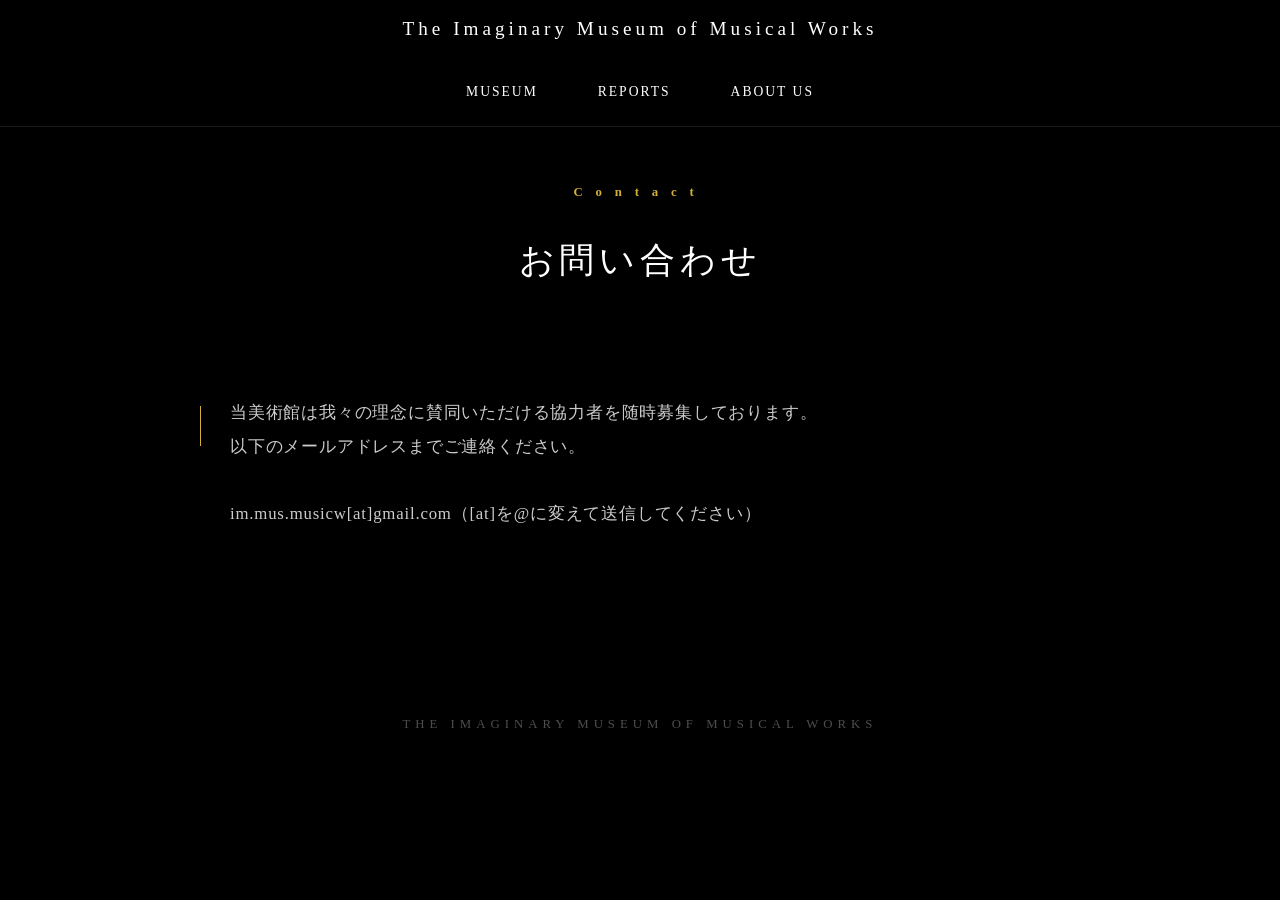
<file: contact.html>
﻿<!DOCTYPE html>
<html lang="ja">
<head>
    <meta charset="UTF-8">
    <meta name="viewport" content="width=device-width, initial-scale=1.0">
    <title>We Are Hiring | The Imaginary Museum of Musical Works</title>
            <link rel="stylesheet" href="assets/css/common.css" />
<link rel="stylesheet" href="assets/css/philosophy.css" />

</head>
<body>

    <div class="background-overlay"></div>

    <header>
        <div class="top-bar">
            <a href="index.html" class="logo">The Imaginary Museum of Musical Works</a>
            <div></div>
        </div>
        <nav class="main-nav">
            <div class="nav-item">
                <button type="button" class="nav-trigger" aria-expanded="false">Museum</button>
                <div class="dropdown">
                    <a href="museum_hall_2025.html">1F - 2025</a>
                </div>
            </div>

            <div class="nav-item">
                <button type="button" class="nav-trigger" aria-expanded="false">Reports</button>
                <div class="dropdown">
                    <a href="reports-2025.html">2025</a>
                </div>
            </div>

            <div class="nav-item">
                <button type="button" class="nav-trigger" aria-expanded="false">About Us</button>
                <div class="dropdown">
                    <a href="philosophy.html">Philosophy</a>
                    <a href="contact.html">Contact</a>
                </div>
            </div>
        </nav>
    </header>

    <main class="container">
        <div class="section-title">
            <h1>Contact</h1>
            <h2 class="main-copy">お問い合わせ</h2>
        </div>

        <section class="philosophy-text">
            <div class="paragraph">
                <p>
                    当美術館は我々の理念に賛同いただける協力者を随時募集しております。
                    <br>以下のメールアドレスまでご連絡ください。<br>
                    <br>im.mus.musicw[at]gmail.com（[at]を@に変えて送信してください）</p><br>
                </div>
            </div>
        </section>

        <div class="footer-logo">
            The Imaginary Museum of Musical Works
        </div>
    </main>

    <script src="assets/js/common.js" defer></script>
</body>
</html>
</file>
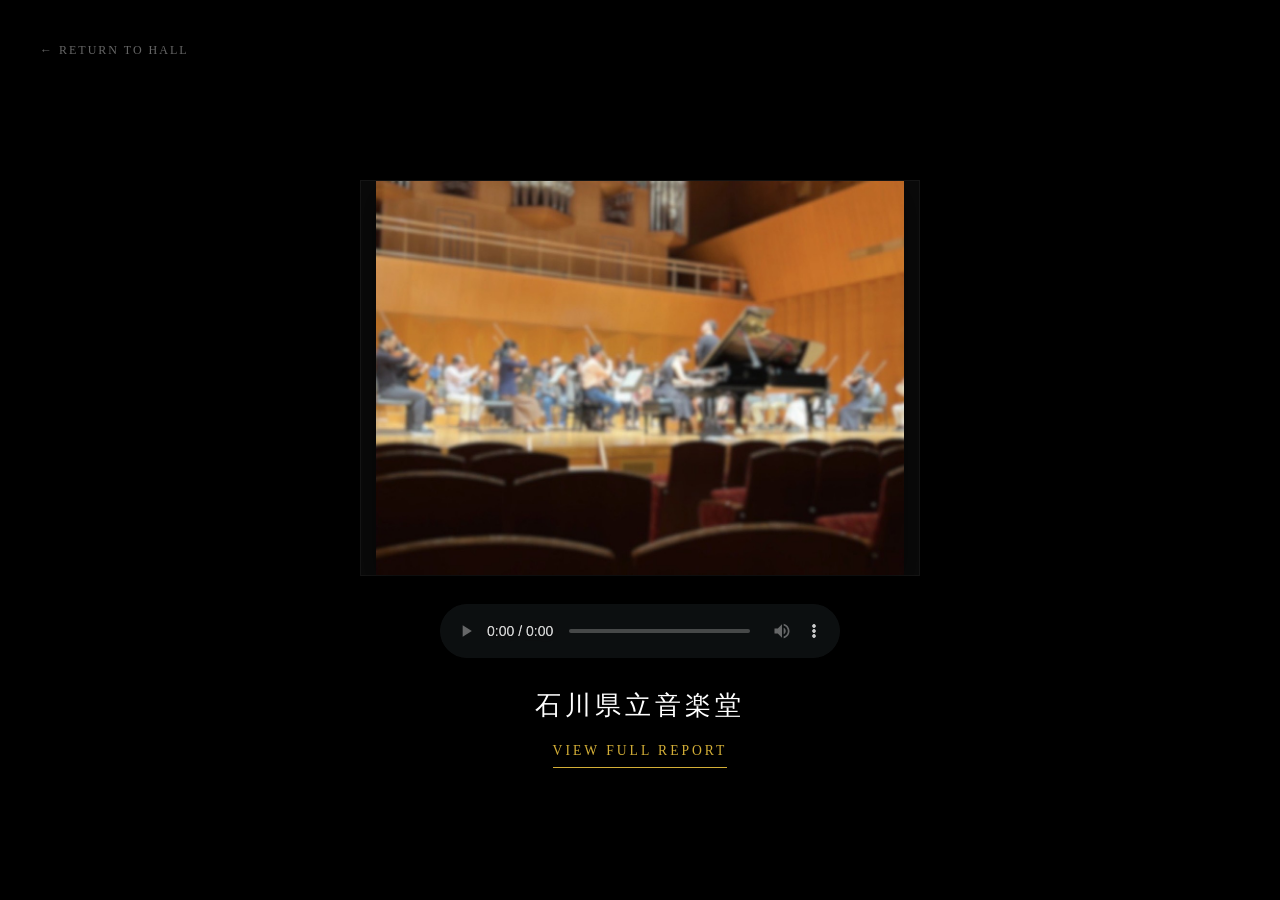
<file: exhibit_preview.html>
﻿<!DOCTYPE html>
<html lang="ja">
<head>
    <meta charset="UTF-8">
    <meta name="viewport" content="width=device-width, initial-scale=1.0">
    <title>Work View | The Imaginary Museum</title>
            <link rel="stylesheet" href="assets/css/common.css" />
<link rel="stylesheet" href="assets/css/exhibit_preview.css" />

</head>
<body>

    <div class="back-nav"><a href="museum_hall_2025.html">← RETURN TO HALL</a></div>

    <div class="preview-container">
        <div class="main-visual">
            <img id="workImage" src="" alt="Exhibited Work">
        </div>

        <div class="audio-player">
            <audio id="player" controls></audio>
        </div>

        <h2 class="work-title" id="workTitle">Loading Title...</h2>

        <a href="" id="detailsLink" class="details-link">VIEW FULL REPORT</a>
    </div>

              <script src="assets/js/common.js" defer></script>
<script src="assets/js/exhibit_preview.js" defer></script>

</body>
</html>
</file>
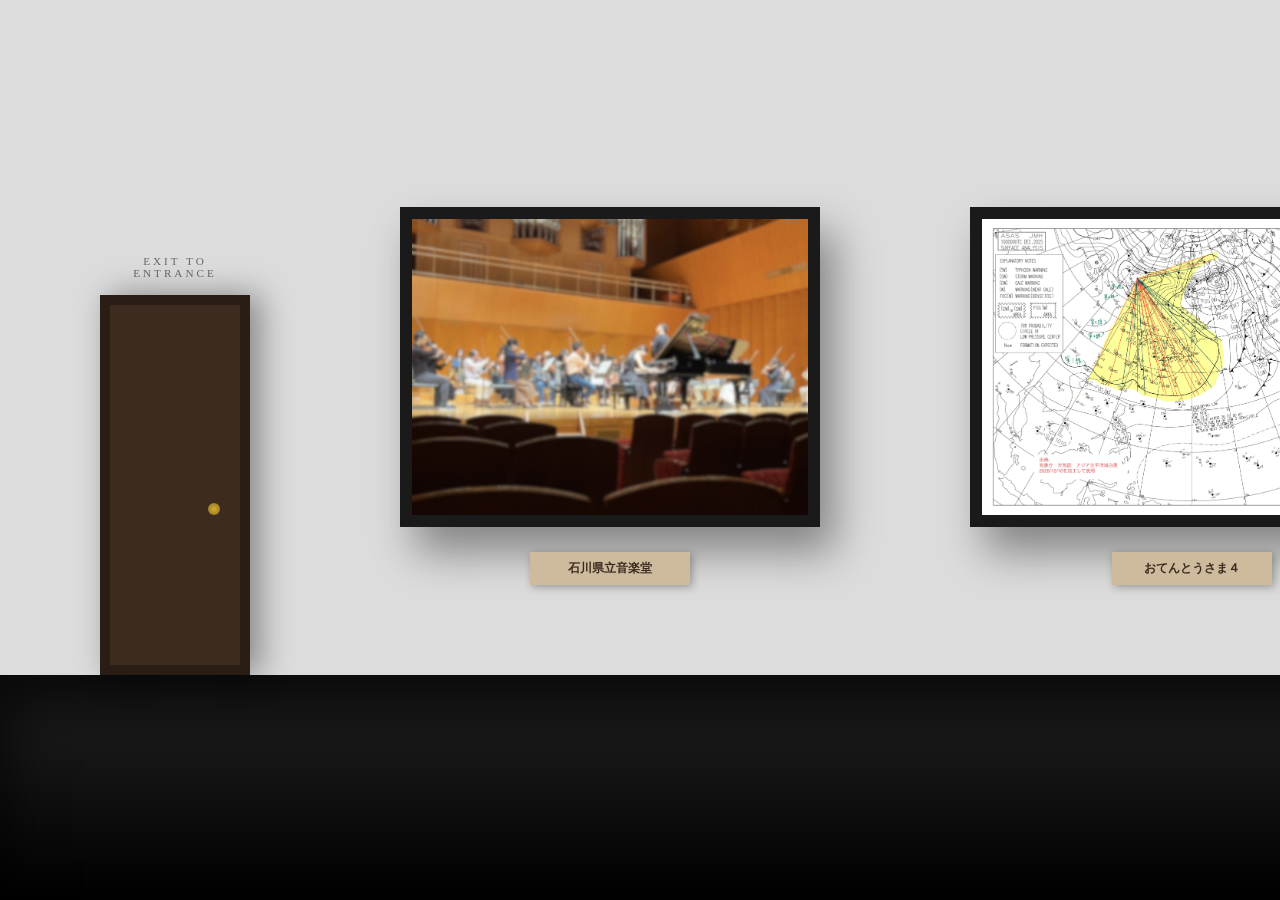
<file: museum_hall_2025.html>
﻿<!DOCTYPE html>
<html lang="ja">
<head>
    <meta charset="UTF-8">
    <meta name="viewport" content="width=device-width, initial-scale=1.0">
    <title>1F Hall | The Imaginary Museum</title>
            <link rel="stylesheet" href="assets/css/common.css" />
<link rel="stylesheet" href="assets/css/museum_hall_2025.css" />

</head>
<body>

    <div class="museum-viewport">
        <div class="museum-hall">
            <div class="floor"></div>

            <div class="door-container">
                <span class="exit-label">EXIT TO ENTRANCE</span>
                <a href="index.html" class="obj-door">
                    <div class="door-knob"></div>
                </a>
            </div>

            <!-- <div class="elevator-container">
                <div class="obj-elevator">
                    <div class="ev-header">
                        <div class="ev-display" id="floor-num">1F</div>
                    </div>
                </div>
                <div class="ev-panel">
                    <div class="ev-button" data-direction="UP">▲</div>
                    <div class="ev-button" data-direction="DOWN">▼</div>
                </div>
            </div> -->

            <div class="paintings-area">
                <div class="painting-item">
                    <a href="exhibit_preview.html?id=p1" class="painting-frame">
                        <img src="image/石川県立音楽堂.jpg">
                    </a>
                    <div class="name-plate">石川県立音楽堂</div>
                </div>
                <div class="painting-item">
                    <a href="exhibit_preview.html?id=p2" class="painting-frame">
                        <img src="image/おてんとうさま４.jpg">
                    </a>
                    <div class="name-plate">おてんとうさま４</div>
                </div>
                <div class="painting-item">
                    <a href="exhibit_preview.html?id=p3" class="painting-frame">
                        <img src="image/lifegame.png">
                    </a>
                    <div class="name-plate">LifegameMusic</div>
                </div>
                <div class="painting-item">
                    <a href="exhibit_preview.html?id=p4" class="painting-frame">
                        <img src="image/ガードレールミュージック.jpg">
                    </a>
                    <div class="name-plate">ガードレールミュージック</div>
                </div>
            </div>
        </div>
    </div>

              <script src="assets/js/common.js" defer></script>
<script src="assets/js/museum_hall_2025.js" defer></script>

</body>
</html>
</file>
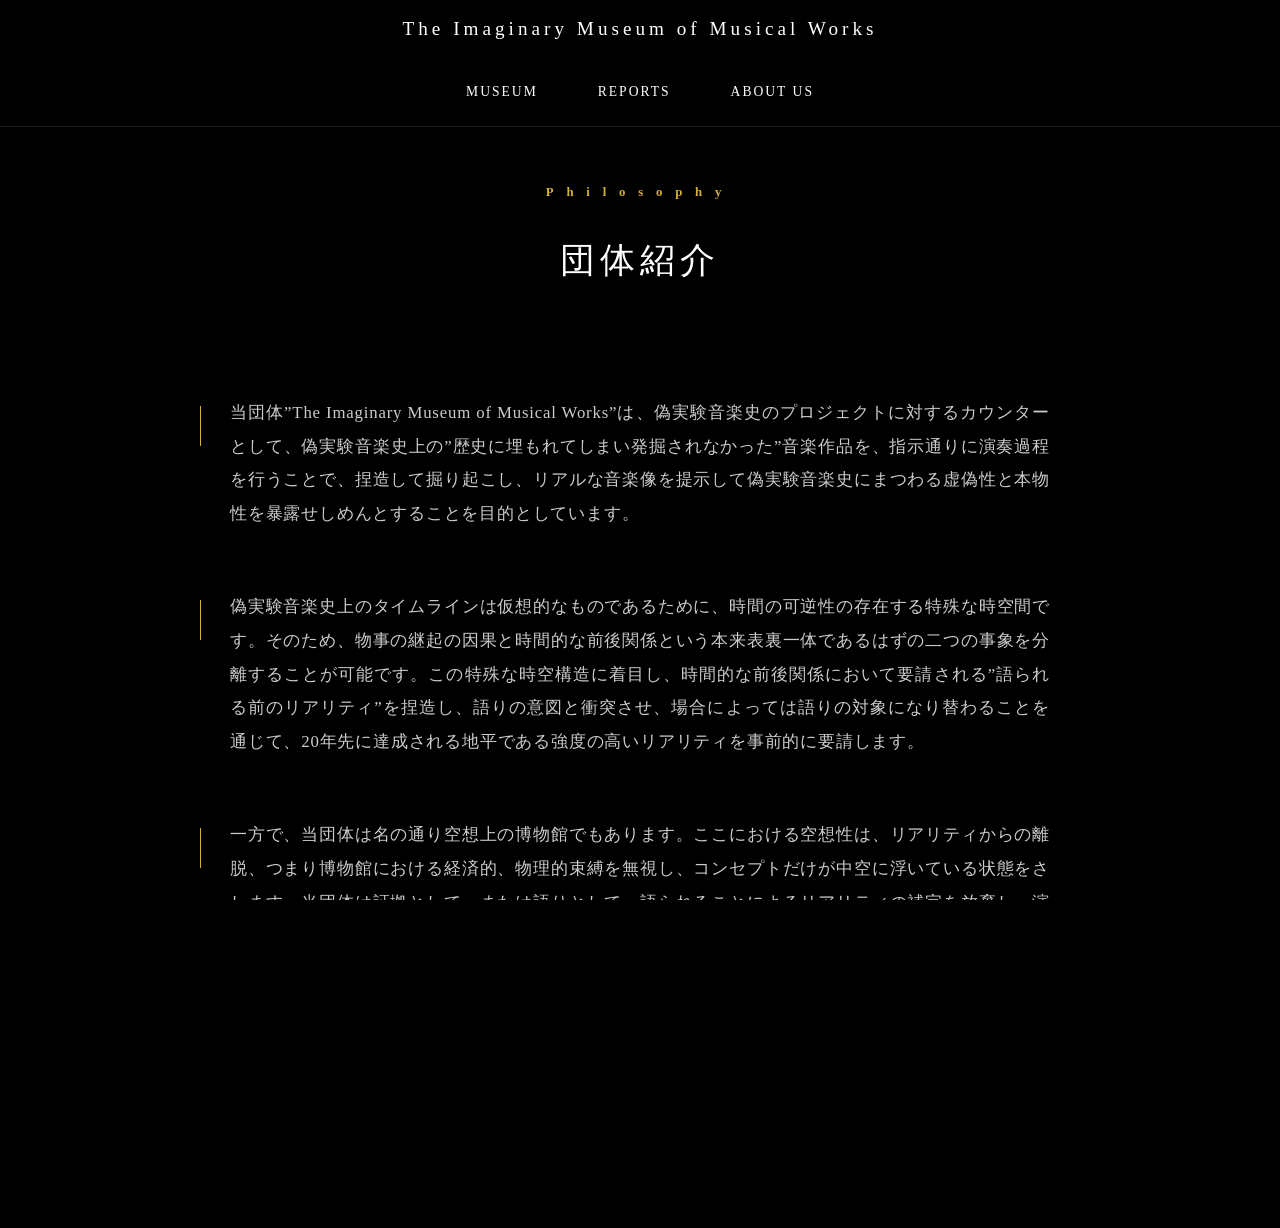
<file: philosophy.html>
﻿<!DOCTYPE html>
<html lang="ja">
<head>
    <meta charset="UTF-8">
    <meta name="viewport" content="width=device-width, initial-scale=1.0">
    <title>Philosophy | The Imaginary Museum of Musical Works</title>
            <link rel="stylesheet" href="assets/css/common.css" />
<link rel="stylesheet" href="assets/css/philosophy.css" />

</head>
<body>

    <div class="background-overlay"></div>

    <header>
        <div class="top-bar">
            <a href="index.html" class="logo">The Imaginary Museum of Musical Works</a>
            <div></div>
        </div>
        <nav class="main-nav">
            <div class="nav-item">
                <button type="button" class="nav-trigger" aria-expanded="false">Museum</button>
                <div class="dropdown">
                    <a href="museum_hall_2025.html">1F - 2025</a>
                </div>
            </div>

            <div class="nav-item">
                <button type="button" class="nav-trigger" aria-expanded="false">Reports</button>
                <div class="dropdown">
                    <a href="reports-2025.html">2025</a>
                </div>
            </div>

            <div class="nav-item">
                <button type="button" class="nav-trigger" aria-expanded="false">About Us</button>
                <div class="dropdown">
                    <a href="philosophy.html">Philosophy</a>
                    <a href="contact.html">Contact</a>
                </div>
            </div>
        </nav>
    </header>

    <main class="container">
        <div class="section-title">
            <h1>Philosophy</h1>
            <h2 class="main-copy">団体紹介</h2>
        </div>

        <section class="philosophy-text">
            <div class="paragraph">
                <p>
                    当団体”The Imaginary Museum of Musical Works”は、偽実験音楽史のプロジェクトに対するカウンターとして、偽実験音楽史上の”歴史に埋もれてしまい発掘されなかった”音楽作品を、指示通りに演奏過程を行うことで、捏造して掘り起こし、リアルな音楽像を提示して偽実験音楽史にまつわる虚偽性と本物性を暴露せしめんとすることを目的としています。
                </p>
            </div>

            <div class="paragraph">
                <p>
                    偽実験音楽史上のタイムラインは仮想的なものであるために、時間の可逆性の存在する特殊な時空間です。そのため、物事の継起の因果と時間的な前後関係という本来表裏一体であるはずの二つの事象を分離することが可能です。この特殊な時空構造に着目し、時間的な前後関係において要請される”語られる前のリアリティ”を捏造し、語りの意図と衝突させ、場合によっては語りの対象になり替わることを通じて、20年先に達成される地平である強度の高いリアリティを事前的に要請します。
                </p>
            </div>

            <div class="paragraph">
                <p>
                    一方で、当団体は名の通り空想上の博物館でもあります。ここにおける空想性は、リアリティからの離脱、つまり博物館における経済的、物理的束縛を無視し、コンセプトだけが中空に浮いている状態をさします。当団体は証拠として、または語りとして、語られることによるリアリティの補完を放棄し、演奏音楽現物の存在による再帰的かつ自己完結的な説明を志向します。
                </p>
            </div>
        </section>

        <div class="footer-logo">
            The Imaginary Museum of Musical Works
        </div>
    </main>

    <script src="assets/js/common.js" defer></script>
</body>
</html>
</file>
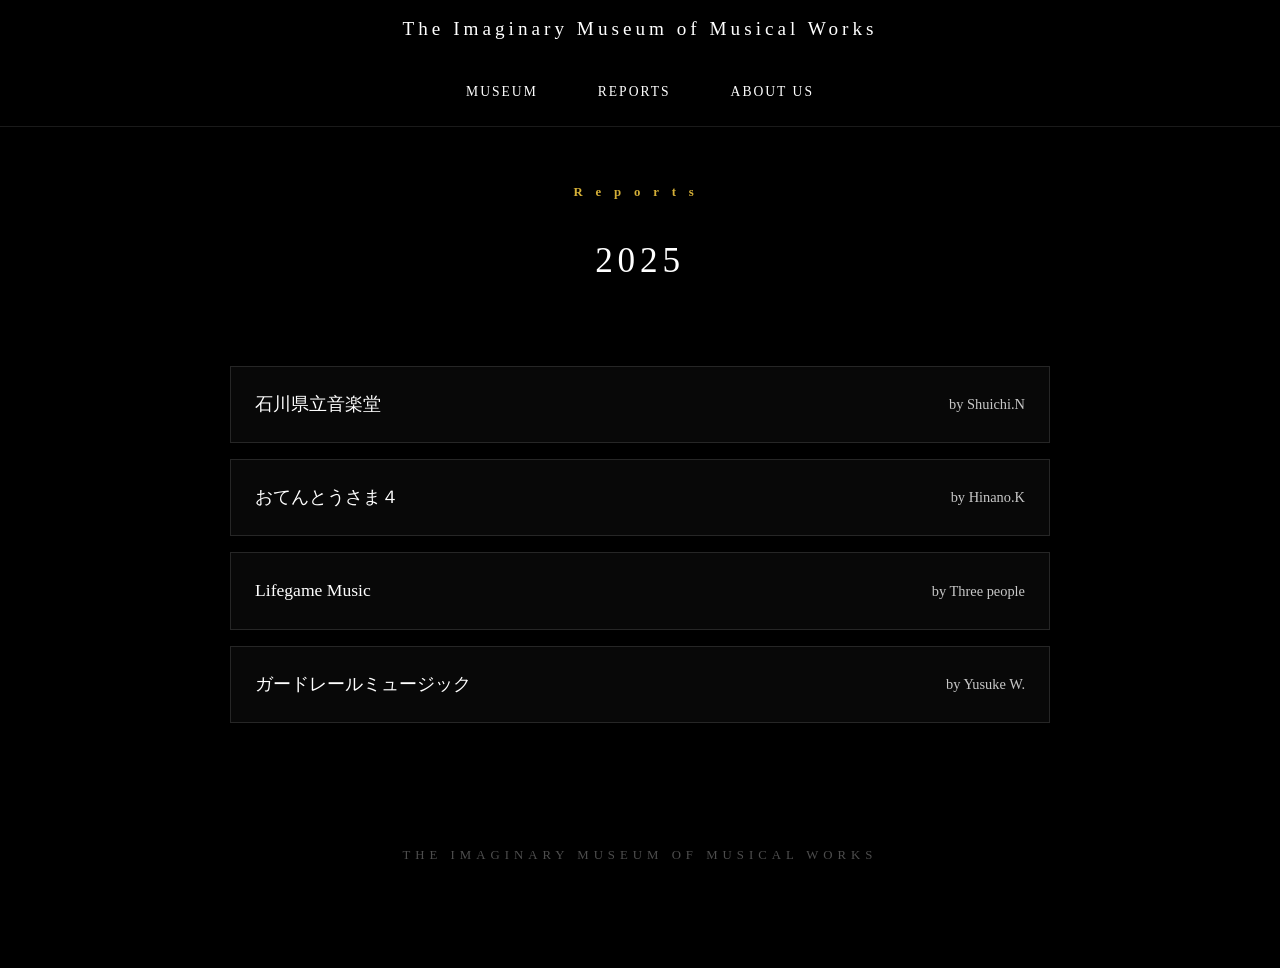
<file: reports-2025.html>
﻿<!DOCTYPE html>
<html lang="ja">
<head>
    <meta charset="UTF-8">
    <meta name="viewport" content="width=device-width, initial-scale=1.0">
    <title>Reports 2025 | The Imaginary Museum of Musical Works</title>
    <link rel="stylesheet" href="assets/css/common.css" />
    <link rel="stylesheet" href="assets/css/reports_2025.css" />
</head>
<body>

    <div class="background-overlay"></div>

    <header>
        <div class="top-bar">
            <a href="index.html" class="logo">The Imaginary Museum of Musical Works</a>
            <div></div>
        </div>
        <nav class="main-nav">
            <div class="nav-item">
                <button type="button" class="nav-trigger" aria-expanded="false">Museum</button>
                <div class="dropdown">
                    <a href="museum_hall_2025.html">1F - 2025</a>
                </div>
            </div>

            <div class="nav-item">
                <button type="button" class="nav-trigger" aria-expanded="false">Reports</button>
                <div class="dropdown">
                    <a href="reports-2025.html">2025</a>
                </div>
            </div>

            <div class="nav-item">
                <button type="button" class="nav-trigger" aria-expanded="false">About Us</button>
                <div class="dropdown">
                    <a href="philosophy.html">Philosophy</a>
                    <a href="contact.html">Contact</a>
                </div>
            </div>
        </nav>
    </header>

    <main class="container">
        <div class="section-title">
            <h1>Reports</h1>
            <h2 class="main-copy">2025</h2>
        </div>

        <section class="reports-list" aria-label="2025 reports list">
            <a class="report-item" href="work.html?id=p1">
                <span class="report-title">石川県立音楽堂</span>
                <span class="report-author">by Shuichi.N</span>
            </a>
            <a class="report-item" href="work.html?id=p2">
                <span class="report-title">おてんとうさま４</span>
                <span class="report-author">by Hinano.K</span>
            </a>
            <a class="report-item" href="work.html?id=p3">
                <span class="report-title">Lifegame Music</span>
                <span class="report-author">by Three people</span>
            </a>
            <a class="report-item" href="work.html?id=p4">
                <span class="report-title">ガードレールミュージック</span>
                <span class="report-author">by Yusuke W.</span>
            </a>
        </section>

        <div class="footer-logo">The Imaginary Museum of Musical Works</div>
    </main>

    <script src="assets/js/common.js" defer></script>
</body>
</html>
</file>
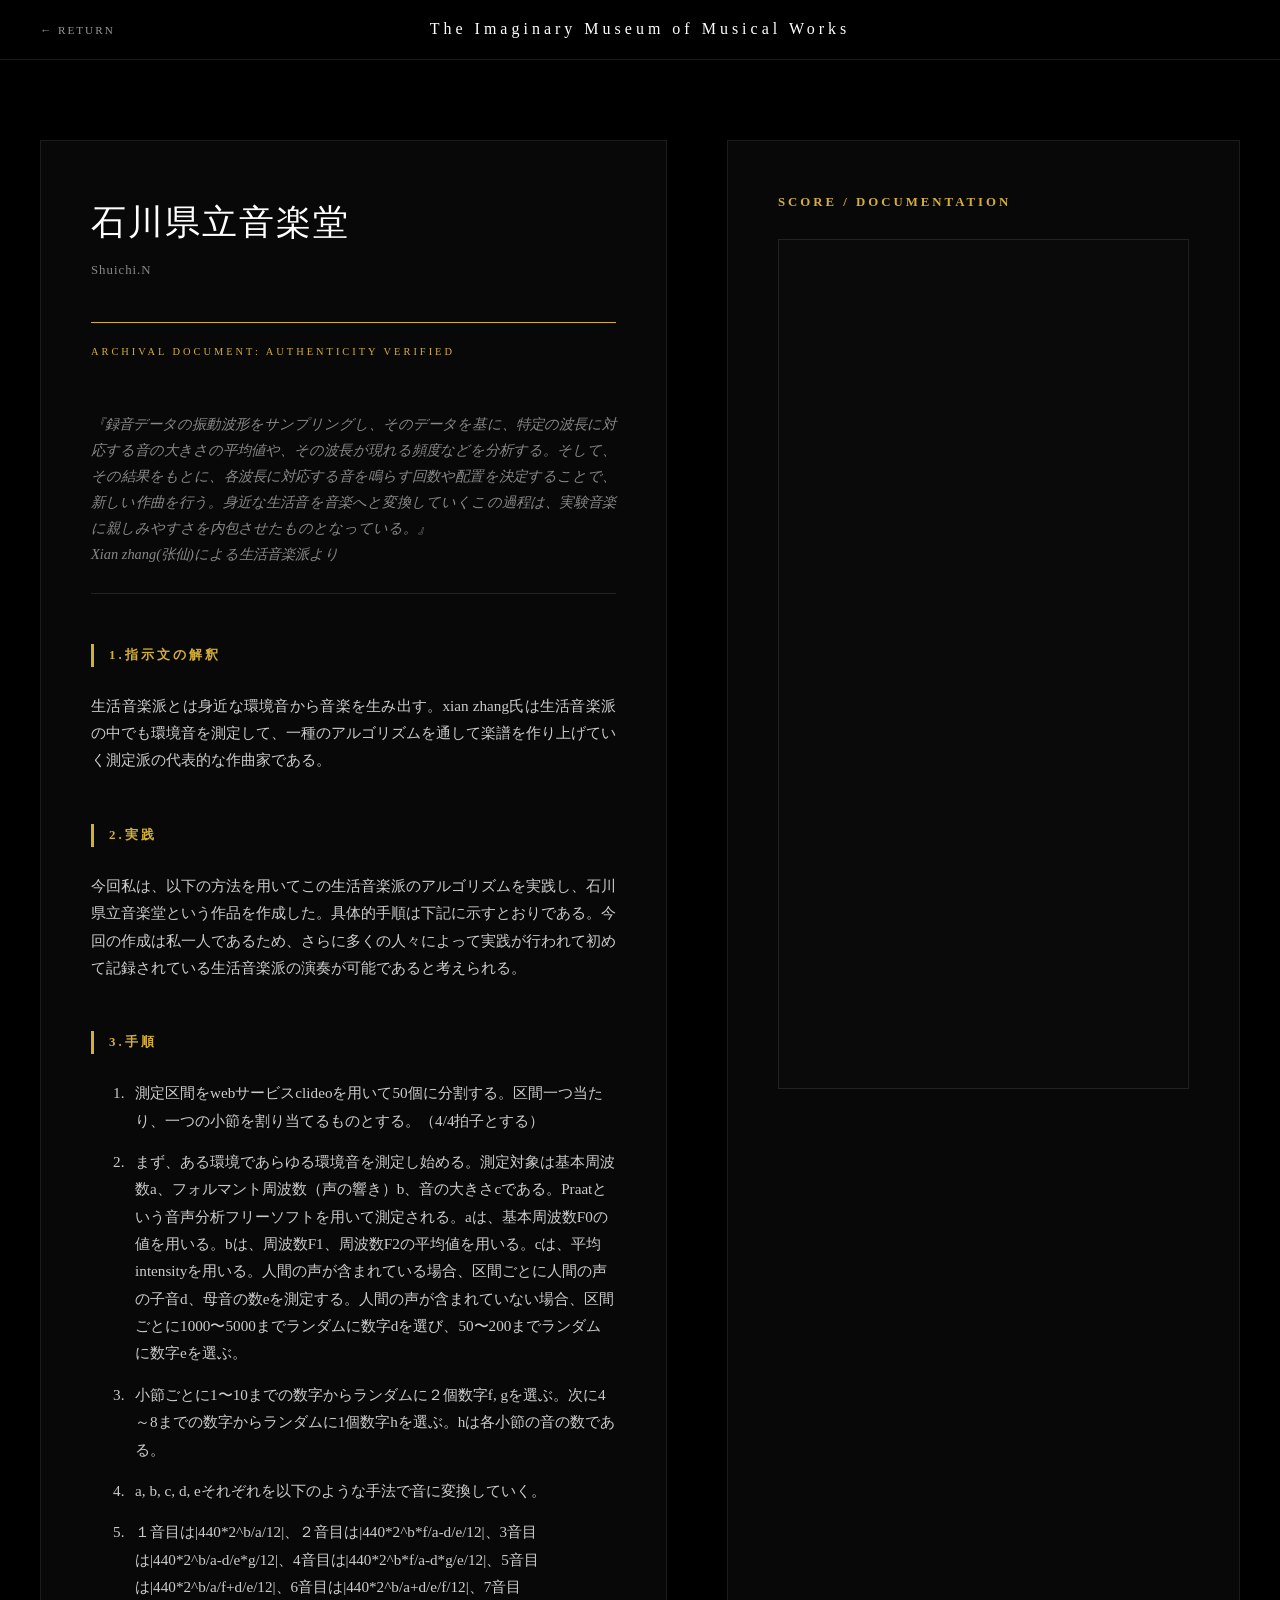
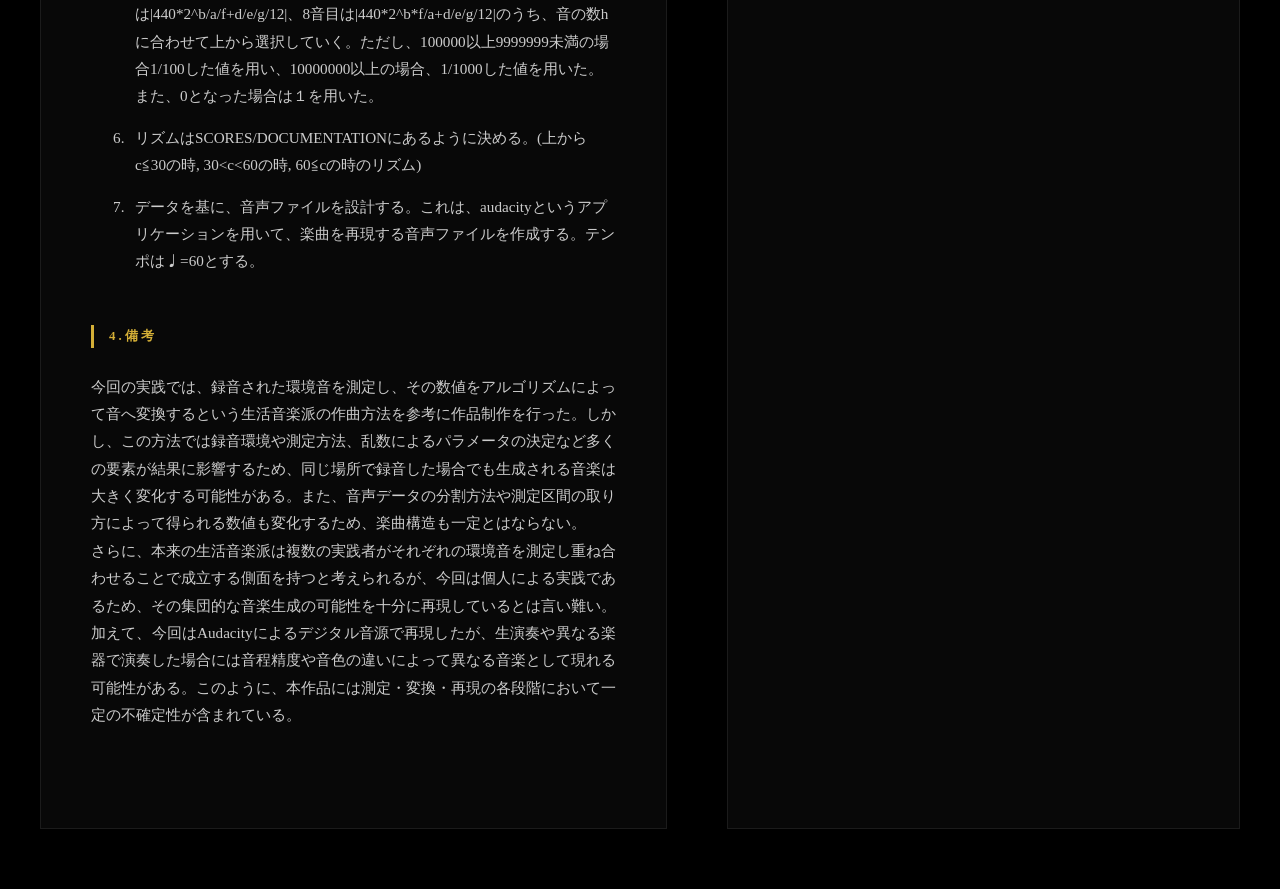
<file: work.html>
﻿<!doctype html>
<html lang="ja">
<head>
  <meta charset="utf-8" />
  <meta name="viewport" content="width=device-width, initial-scale=1" />
  <title>Full Report | The Imaginary Museum of Musical Works</title>
          <link rel="stylesheet" href="assets/css/common.css" />
<link rel="stylesheet" href="assets/css/work.css" />

</head>
<body>
  <div class="background-overlay"></div>

  <header>
    <div class="top-bar">
      <div><a href="museum_hall_2025.html" class="back-link">← RETURN</a></div>
      <a href="index.html" class="logo">The Imaginary Museum of Musical Works</a>
      <!-- <div class="work-id" id="workId">ID: -</div> -->
    </div>
  </header>

  <main class="wrap">
    <div class="layout" id="mainContent">
      
      <section class="display-panel">
        <div class="work-header">
          <h1 class="work-title" id="workTitle">Loading...</h1>
          <div class="work-meta" id="workMeta">-</div>
        </div>

        <div class="archive-status">Archival Document: Authenticity Verified</div>

        <div class="notes-content">
          <div class="content-block">
            <p class="quote" id="workQuote"></p>
          </div>

          <div class="content-block">
            <h3>1.指示文の解釈</h3>
            <p id="workSection1"></p>
          </div>

          <div class="content-block">
            <h3>2.実践</h3>
            <p id="workSection2"></p>
          </div>

          <div class="content-block">
            <h3>3.手順</h3>
            <div id="workSection3" class="section3-text"></div>
          </div>

          <div class="content-block">
            <h3>4.備考</h3>
            <p id="workSection4"></p>
          </div>
        </div>
      </section>

      <aside class="score-panel">
        <div class="score-header"><h3>SCORE / DOCUMENTATION</h3></div>
        <div class="pdf-container">
          <iframe id="scoreFrame" src=""></iframe>
        </div>
      </aside>
    </div>
  </main>

            <script src="assets/js/common.js" defer></script>
<script src="assets/js/work.js" defer></script>

</body>
</html>
</file>
<file: assets/css/common.css>
﻿:root {
  --font-serif: "Times New Roman", "Yu Mincho", "MS PMincho", serif;
  --color-bg: #000;
  --color-text: #fff;
  --color-accent: #d4af37;
  --color-muted: #888;
}

* {
  margin: 0;
  padding: 0;
  box-sizing: border-box;
}

html,
body {
  background-color: var(--color-bg);
  color: var(--color-text);
  font-family: var(--font-serif);
}

a {
  color: inherit;
}

.top-bar {
  display: grid;
  grid-template-columns: 1fr 2fr 1fr;
  align-items: center;
}

.logo {
  text-align: center;
  letter-spacing: 4px;
  color: #fff;
  text-decoration: none;
}

.main-nav {
  display: flex;
  justify-content: center;
  gap: 60px;
  background: rgba(0, 0, 0, 0.1);
  backdrop-filter: blur(10px);
  text-transform: uppercase;
  font-size: 0.85rem;
  letter-spacing: 2px;
}

.nav-item {
  position: relative;
  padding: 20px 0;
  cursor: pointer;
}

.nav-trigger {
  border: 0;
  background: transparent;
  color: inherit;
  font: inherit;
  letter-spacing: inherit;
  text-transform: inherit;
  cursor: pointer;
  padding: 0;
}

.dropdown {
  position: absolute;
  top: 100%;
  left: 50%;
  transform: translateX(-50%);
  background: rgba(18, 18, 18, 0.95);
  min-width: 200px;
  opacity: 0;
  visibility: hidden;
  transition: all 0.3s ease;
  border-top: 3px solid var(--color-accent);
  box-shadow: 0 10px 30px rgba(0, 0, 0, 0.5);
}

.nav-item:hover .dropdown {
  opacity: 1;
  visibility: visible;
}

.nav-item.is-open .dropdown,
.nav-item:focus-within .dropdown {
  opacity: 1;
  visibility: visible;
}

.dropdown a {
  display: block;
  color: #ddd;
  text-decoration: none;
  padding: 15px 25px;
  font-size: 0.75rem;
  white-space: nowrap;
  transition: 0.2s;
}

.dropdown a:hover {
  background: rgba(255, 255, 255, 0.05);
  color: var(--color-accent);
  padding-left: 30px;
}

.nav-link {
  color: inherit;
  text-decoration: none;
}

.back-link {
  text-decoration: none;
  color: #fff;
  font-size: 0.7rem;
  letter-spacing: 2px;
  opacity: 0.6;
  transition: 0.3s;
}

.back-link:hover {
  opacity: 1;
  color: var(--color-accent);
}

.background-overlay {
  position: fixed;
  top: 0;
  left: 0;
  width: 100%;
  height: 100%;
  background-size: cover;
  background-position: center;
  z-index: -1;
}

@media (max-width: 700px) {
  .top-bar {
    grid-template-columns: 1fr;
    padding: 0 20px;
  }

  .logo {
    grid-column: auto;
    font-size: 1rem;
    letter-spacing: 2px;
  }

  .main-nav {
    gap: 20px;
    flex-wrap: wrap;
    padding: 12px 16px;
    font-size: 0.72rem;
  }

  .nav-item {
    padding: 12px 0;
  }

  .dropdown {
    min-width: 160px;
  }

  .dropdown a {
    padding: 12px 18px;
  }
}
</file>
<file: assets/css/philosophy.css>
﻿        body, html {
            height: 100%;



            line-height: 2;
            overflow-x: hidden;
        }

        /* 背景: 煙や抽象的な質感を出し、歴史の不透明さを表現 */
        .background-overlay {
            position: fixed;
            top: 0;
            left: 0;
            width: 100%;
            height: 100%;
            background: 
                linear-gradient(rgba(0,0,0,0.7), rgba(0,0,0,0.8)),
                url('https://images.unsplash.com/photo-1514320291840-2e0a9bf285ae?auto=format&fit=crop&q=80&w=2000'); /* 楽器の抽象的なディテール */
            background-size: cover;
            background-position: center;
            z-index: -1;
        }

        /* ヘッダー（共通デザイン） */
        header {
            position: fixed;
            top: 0;
            width: 100%;
            z-index: 100;
            border-bottom: 1px solid rgba(255,255,255,0.1);
            background: rgba(0,0,0,0.3);
            backdrop-filter: blur(10px);
        }

        .top-bar {padding: 10px 40px;
        }

        .logo {font-size: 1.2rem;
            letter-spacing: 4px;
            text-decoration: none;
            grid-column: 2;
            text-align: center;
        }

        /* コンテンツエリア */
        .container {
            max-width: 900px;
            margin: 0 auto;
            padding: 180px 40px 100px; /* ヘッダー分を空ける */
            animation: fadeIn 2s ease-out;
        }

        @keyframes fadeIn {
            from { opacity: 0; transform: translateY(20px); }
            to { opacity: 1; transform: translateY(0); }
        }

        /* タイトル部分 */
        .section-title {
            text-align: center;
            margin-bottom: 100px;
        }

        .section-title h1 {
            font-size: 0.8rem;
            letter-spacing: 0.8rem;
            color: #d4af37;
            margin-bottom: 20px;
        }

        .section-title .main-copy {
            font-size: 2.2rem;
            font-weight: normal;
            letter-spacing: 0.3rem;
        }

        /* 本文ブロック */
        .philosophy-text {
            text-align: justify;
            margin-bottom: 80px;
        }

        .paragraph {
            margin-bottom: 60px;
            position: relative;
        }

        /* 段落の横に細い線を入れる装飾 */
        .paragraph::before {
            content: "";
            position: absolute;
            left: -30px;
            top: 10px;
            width: 1px;
            height: 40px;
            background-color: #d4af37;
        }

        .paragraph p {
            font-size: 1.05rem;
            letter-spacing: 0.05rem;
            color: #ccc;
            transition: color 0.5s;
        }

        .paragraph:hover p {

        }

        /* フッター的な装飾 */
        .footer-logo {
            text-align: center;
            margin-top: 150px;
            opacity: 0.3;
            font-size: 0.8rem;
            letter-spacing: 5px;
            text-transform: uppercase;
        }

        /* スクロールバーのカスタマイズ（雰囲気を壊さないよう細く） */
        ::-webkit-scrollbar { width: 5px; }
        ::-webkit-scrollbar-track { background: #000; }
        ::-webkit-scrollbar-thumb { background: #333; }


.back-label { font-size: 0.7rem; letter-spacing: 2px; }
</file>
<file: assets/css/exhibit_preview.css>
﻿body {
  display: flex;
  justify-content: center;
  align-items: center;
  min-height: 100vh;
  overflow-x: hidden;
  overflow-y: auto;
  padding: 96px 20px 48px;
}

/* 背景に薄いテクスチャを追加（統一感のため） */
body::before {
  content: "";
  position: fixed;
  top: 0;
  left: 0;
  width: 100%;
  height: 100%;
  background-image: url('https://www.transparenttextures.com/patterns/concrete-wall-2.png');
  opacity: 0.1;
  z-index: -1;
}

.preview-container {
  text-align: center;
  max-width: 560px;
  width: min(92vw, 560px);
  animation: fadeIn 1s ease-out;
}

@keyframes fadeIn {
  from {
    opacity: 0;
    transform: translateY(10px);
  }
  to {
    opacity: 1;
    transform: translateY(0);
  }
}

/* メイン画像エリア */
.main-visual {
  width: 100%;
  height: clamp(280px, 44vh, 420px);
  background: #0a0a0a;
  margin-bottom: 28px;
  border: 1px solid rgba(255, 255, 255, 0.05);
  box-shadow: 0 0 50px rgba(0, 0, 0, 1);
  display: flex;
  justify-content: center;
  align-items: center;
}

.main-visual img {
  max-width: 100%;
  max-height: 100%;
  object-fit: contain;
  box-shadow: 0 10px 30px rgba(0, 0, 0, 0.5);
}

/* プレイヤー部分 */
.audio-player {
  margin-bottom: 26px;
  width: 100%;
  max-width: 400px;
  margin-left: auto;
  margin-right: auto;
}

audio {
  width: 100%;
  filter: invert(1) hue-rotate(180deg) brightness(1.5);
  opacity: 0.8;
}

.work-title {
  font-size: 1.65rem;
  letter-spacing: 4px;
  margin-bottom: 18px;
  font-weight: normal;
  text-transform: uppercase;
}

/* 報告書（詳細）へのリンク */
.details-link {
  display: inline-block;
  color: #d4af37;
  text-decoration: none;
  font-size: 0.85rem;
  letter-spacing: 3px;
  border-bottom: 1px solid #d4af37;
  padding-bottom: 8px;
  transition: 0.3s;
}

.details-link:hover {
  border-color: #fff;
  letter-spacing: 5px;
}

/* 戻るボタン */
.back-nav {
  position: absolute;
  top: 40px;
  left: 40px;
}

.back-nav a {
  color: #666;
  text-decoration: none;
  font-size: 0.75rem;
  letter-spacing: 2px;
  transition: 0.3s;
}

.back-nav a:hover {
  color: #d4af37;
}

@media (max-width: 700px) {
  body {
    padding-top: 80px;
  }

  .back-nav {
    top: 18px;
    left: 18px;
  }

  .work-title {
    font-size: 1.35rem;
    letter-spacing: 2px;
  }
}
</file>
<file: assets/css/museum_hall_2025.css>
﻿body {


            overflow: hidden;
        }

        /* スクロールする窓 */
        .museum-viewport {
            width: 100vw;
            height: 100vh;
            overflow-x: auto;
            overflow-y: hidden;
            -webkit-overflow-scrolling: touch;
        }

        /* 博物館の長い廊下（中身に合わせて自動で伸びるように修正） */
        .museum-hall {
            display: flex;
            align-items: flex-end;
            min-width: 100vw;
            width: fit-content; /* 中身に合わせて横幅を確保 */
            height: 100%;
            position: relative;
            background-color: #dcdcdc;
            background-image: url('https://www.transparenttextures.com/patterns/concrete-wall-2.png');
        }

        .floor {
            position: absolute;
            bottom: 0;
            width: 100%;
            height: 25vh;
            background: linear-gradient(to bottom, #222, #000);
            box-shadow: inset 0 30px 60px rgba(0,0,0,0.8);
            z-index: 1;
        }

        /* --- 木製ドア（EXIT） --- */
        .door-container {
            position: relative;
            margin-left: 100px;
            margin-bottom: 25vh;
            z-index: 2;
            flex-shrink: 0;
        }

        .obj-door {
            display: block;
            width: 150px;
            height: 380px;
            background: #3d2b1f;
            border: 10px solid #2a1d15;
            box-shadow: 10px 0 30px rgba(0,0,0,0.4);
            text-decoration: none;
            position: relative;
            transition: transform 0.2s ease, box-shadow 0.2s ease;
        }
        
        .door-knob {
            position: absolute; right: 20px; top: 55%;
            width: 12px; height: 12px;
            background: radial-gradient(circle, #d4af37, #8a6d1a);
            border-radius: 50%;
        }

        .exit-label {
            position: absolute; top: -40px; width: 100%;
            text-align: center; color: #666; font-size: 0.7rem; letter-spacing: 3px;
            transition: color 0.2s ease, letter-spacing 0.2s ease, text-shadow 0.2s ease;
        }

        .door-container:hover .exit-label {
            color: #d4af37;
            letter-spacing: 4px;
            text-shadow: 0 0 8px rgba(212,175,55,0.45);
        }

        .door-container:hover .obj-door {
            transform: translateY(-2px);
            box-shadow: 10px 0 36px rgba(0,0,0,0.5);
        }

        /* --- シックな木製エレベーター --- */
        .elevator-container {
            position: relative;
            margin-left: 80px;
            margin-bottom: 25vh;
            z-index: 2;
            flex-shrink: 0;
        }

        .obj-elevator {
            width: 180px;
            height: 380px;
            background: #4a3728; /* 深みのある木の色 */
            border: 12px solid #2d1f16; /* 重厚な木枠 */
            box-shadow: 10px 0 40px rgba(0,0,0,0.5);
            position: relative;
            display: flex;
            flex-direction: column;
            align-items: center;
        }

        /* エレベーター内の装飾（縦のライン） */
        .obj-elevator::before {
            content: "";
            position: absolute; top: 0; bottom: 0; left: 50%;
            width: 4px; background: rgba(0,0,0,0.3);
        }

        /* 階数表示（木製に馴染むアンティーク風） */
        .ev-header {
            width: 50px; height: 30px;
            background: #1a1a1a;
            margin-top: 25px;
            border: 1px solid #d4af37; /* 金色の縁取り */
            display: flex; justify-content: center; align-items: center;
            z-index: 3;
        }
        .ev-display { color: #d4af37; font-family: 'Courier New', Courier, monospace; font-weight: bold; }

        /* 木製パネルの操作ボタン */
        .ev-panel {
            position: absolute; right: -45px; top: 45%;
            width: 35px; height: 80px;
            background: #3d2b1f; border: 2px solid #2a1d15;
            display: flex; flex-direction: column; justify-content: space-around;
            align-items: center; box-shadow: 5px 5px 15px rgba(0,0,0,0.3);
        }

        .ev-button {
            width: 20px; height: 20px;
            background: #2a1d15; color: #d4af37;
            border: 1px solid #5d4037;
            cursor: pointer; display: flex; justify-content: center; align-items: center;
            font-size: 10px; transition: 0.2s;
        }
        .ev-button:hover { background: #5d4037; }

        /* --- 展示エリア --- */
        .paintings-area {
            display: flex;
            gap: 150px;
            padding: 0 150px 35vh 150px; /* 左右に余白をたっぷり取る */
            z-index: 2;
        }

        .painting-item {
            display: flex;
            flex-direction: column;
            align-items: center;
            gap: 25px;
            flex-shrink: 0; /* 絵が縮まないように固定 */
        }

        .painting-frame {
            height: 320px;
            width: auto;
            background: #111; border: 12px solid #1a1a1a;
            box-shadow: 15px 25px 40px rgba(0,0,0,0.4);
            transition: 0.3s;
            overflow: hidden;
            text-decoration: none;
        }
        .painting-frame img { width: auto; height: 100%; display: block; object-fit: contain; }
        .painting-frame:hover { transform: translateY(-15px); border-color: #1a1a1a; }

        .name-plate {
            background: #ceba9c;
            color: #3d2b1f;
            padding: 8px 20px; font-size: 0.75rem; font-weight: bold;
            box-shadow: 2px 2px 8px rgba(0,0,0,0.3);
            min-width: 160px; text-align: center;
        }
</file>
<file: assets/css/reports_2025.css>
﻿body,
html {
  min-height: 100%;
  line-height: 2;
  overflow-x: hidden;
}

.background-overlay {
  background:
    linear-gradient(rgba(0, 0, 0, 0.7), rgba(0, 0, 0, 0.85)),
    url('https://images.unsplash.com/photo-1514320291840-2e0a9bf285ae?auto=format&fit=crop&q=80&w=2000');
}

header {
  position: fixed;
  top: 0;
  width: 100%;
  z-index: 100;
  border-bottom: 1px solid rgba(255, 255, 255, 0.1);
  background: rgba(0, 0, 0, 0.3);
  backdrop-filter: blur(10px);
}

.top-bar {
  padding: 10px 40px;
}

.logo {
  font-size: 1.2rem;
  letter-spacing: 4px;
  grid-column: 2;
}

.container {
  max-width: 900px;
  margin: 0 auto;
  padding: 180px 40px 100px;
}

.section-title {
  text-align: center;
  margin-bottom: 70px;
}

.section-title h1 {
  font-size: 0.8rem;
  letter-spacing: 0.8rem;
  color: #d4af37;
  margin-bottom: 20px;
}

.section-title .main-copy {
  font-size: 2.2rem;
  font-weight: normal;
  letter-spacing: 0.3rem;
}

.reports-list {
  display: grid;
  gap: 16px;
}

.report-item {
  display: flex;
  justify-content: space-between;
  align-items: center;
  gap: 20px;
  padding: 20px 24px;
  border: 1px solid rgba(255, 255, 255, 0.12);
  background: rgba(255, 255, 255, 0.03);
  text-decoration: none;
  transition: border-color 0.2s ease, transform 0.2s ease;
}

.report-item:hover {
  border-color: #d4af37;
  transform: translateY(-2px);
}

.report-title {
  font-size: 1.1rem;
  color: #fff;
}

.report-author {
  font-size: 0.9rem;
  color: #c8c8c8;
  white-space: nowrap;
}

.footer-logo {
  text-align: center;
  margin-top: 120px;
  opacity: 0.3;
  font-size: 0.8rem;
  letter-spacing: 5px;
  text-transform: uppercase;
}

@media (max-width: 700px) {
  .report-item {
    flex-direction: column;
    align-items: flex-start;
  }

  .report-author {
    white-space: normal;
  }
}
</file>
<file: assets/css/work.css>
﻿body {


        line-height: 1.8; overflow-x: hidden;
    }
    .background-overlay {
        position: fixed; top: 0; left: 0; width: 100%; height: 100%;
        background: linear-gradient(rgba(0,0,0,0.85), rgba(0,0,0,0.95)),
                    url('https://images.unsplash.com/photo-1514320291840-2e0a9bf285ae?w=2000');
        background-size: cover; z-index: -1;
    }

    /* --- ヘッダー --- */
    header {
        position: fixed; top: 0; width: 100%; z-index: 100;
        background: rgba(0,0,0,0.6); backdrop-filter: blur(15px);
        border-bottom: 1px solid rgba(255,255,255,0.1);
    }
    .top-bar {padding: 15px 40px; }
    .logo {font-size: 1rem; letter-spacing: 4px; color: #fff; text-decoration: none; }
    .work-id { text-align: right; font-size: 0.7rem; color: #d4af37; letter-spacing: 2px; }

    /* --- レイアウト --- */
    .wrap { max-width: 1300px; margin: 0 auto; padding: 140px 40px 60px; }
.layout { display: grid; grid-template-columns: 1.1fr 0.9fr; gap: 60px; }
.layout.no-score { grid-template-columns: 1fr; }
@media (max-width: 1000px) { .layout { grid-template-columns: 1fr; } }

    /* --- 展示パネル（報告書） --- */
    .display-panel, .score-panel {
        background: rgba(255,255,255,0.03);
        border: 1px solid rgba(255,255,255,0.08);
        padding: 50px; backdrop-filter: blur(5px);
    }
    .work-header { margin-bottom: 40px; }
    .work-title { font-size: 2.2rem; font-weight: normal; letter-spacing: 2px; margin-bottom: 5px; }
    .work-meta { font-size: 0.8rem; color: #888; letter-spacing: 1px; }

    /* 資料ステータス表示 */
    .archive-status {
        margin-bottom: 50px; border-top: 1px solid #d4af37; padding-top: 20px;
        font-size: 0.65rem; color: #d4af37; letter-spacing: 3px; text-transform: uppercase;
    }

    /* テキストブロック */
    .content-block { margin-bottom: 50px; }
    .content-block h3 { 
        font-size: 0.8rem; letter-spacing: 3px; color: #d4af37; 
        margin-bottom: 25px; border-left: 3px solid #d4af37; padding-left: 15px; 
    }
    .content-block p { font-size: 0.95rem; color: #ccc; text-align: justify; white-space: pre-wrap; margin-bottom: 25px; }
    .section3-text { font-size: 0.95rem; color: #ccc; text-align: justify; white-space: pre-wrap; margin-bottom: 25px; }
    .section3-list { list-style: none; margin: 0; padding: 0; counter-reset: sectionStep; }
    .section3-list li { counter-increment: sectionStep; display: grid; grid-template-columns: 2.2em 1fr; column-gap: 0.7em; margin-bottom: 14px; font-size: 0.95rem; line-height: 1.8; color: #ccc; font-family: inherit; }
    .section3-list li::before { content: counter(sectionStep) "."; text-align: right; color: #ccc; font-size: inherit; line-height: inherit; }
    .section3-list li span { display: block; color: #ccc; font-size: inherit; line-height: inherit; }
    .content-block .quote { 
        font-style: italic; font-size: 0.9rem; color: #888; 
        border-bottom: 1px solid #222; padding-bottom: 25px; margin-bottom: 30px; 
    }

    /* PDF表示 */
    .score-header h3 { font-size: 0.8rem; letter-spacing: 3px; color: #d4af37; margin-bottom: 25px; }
    .pdf-container { height: 850px; background: #0a0a0a; border: 1px solid #222; }
    .pdf-container iframe { width: 100%; height: 100%; border: none; }
</file>
